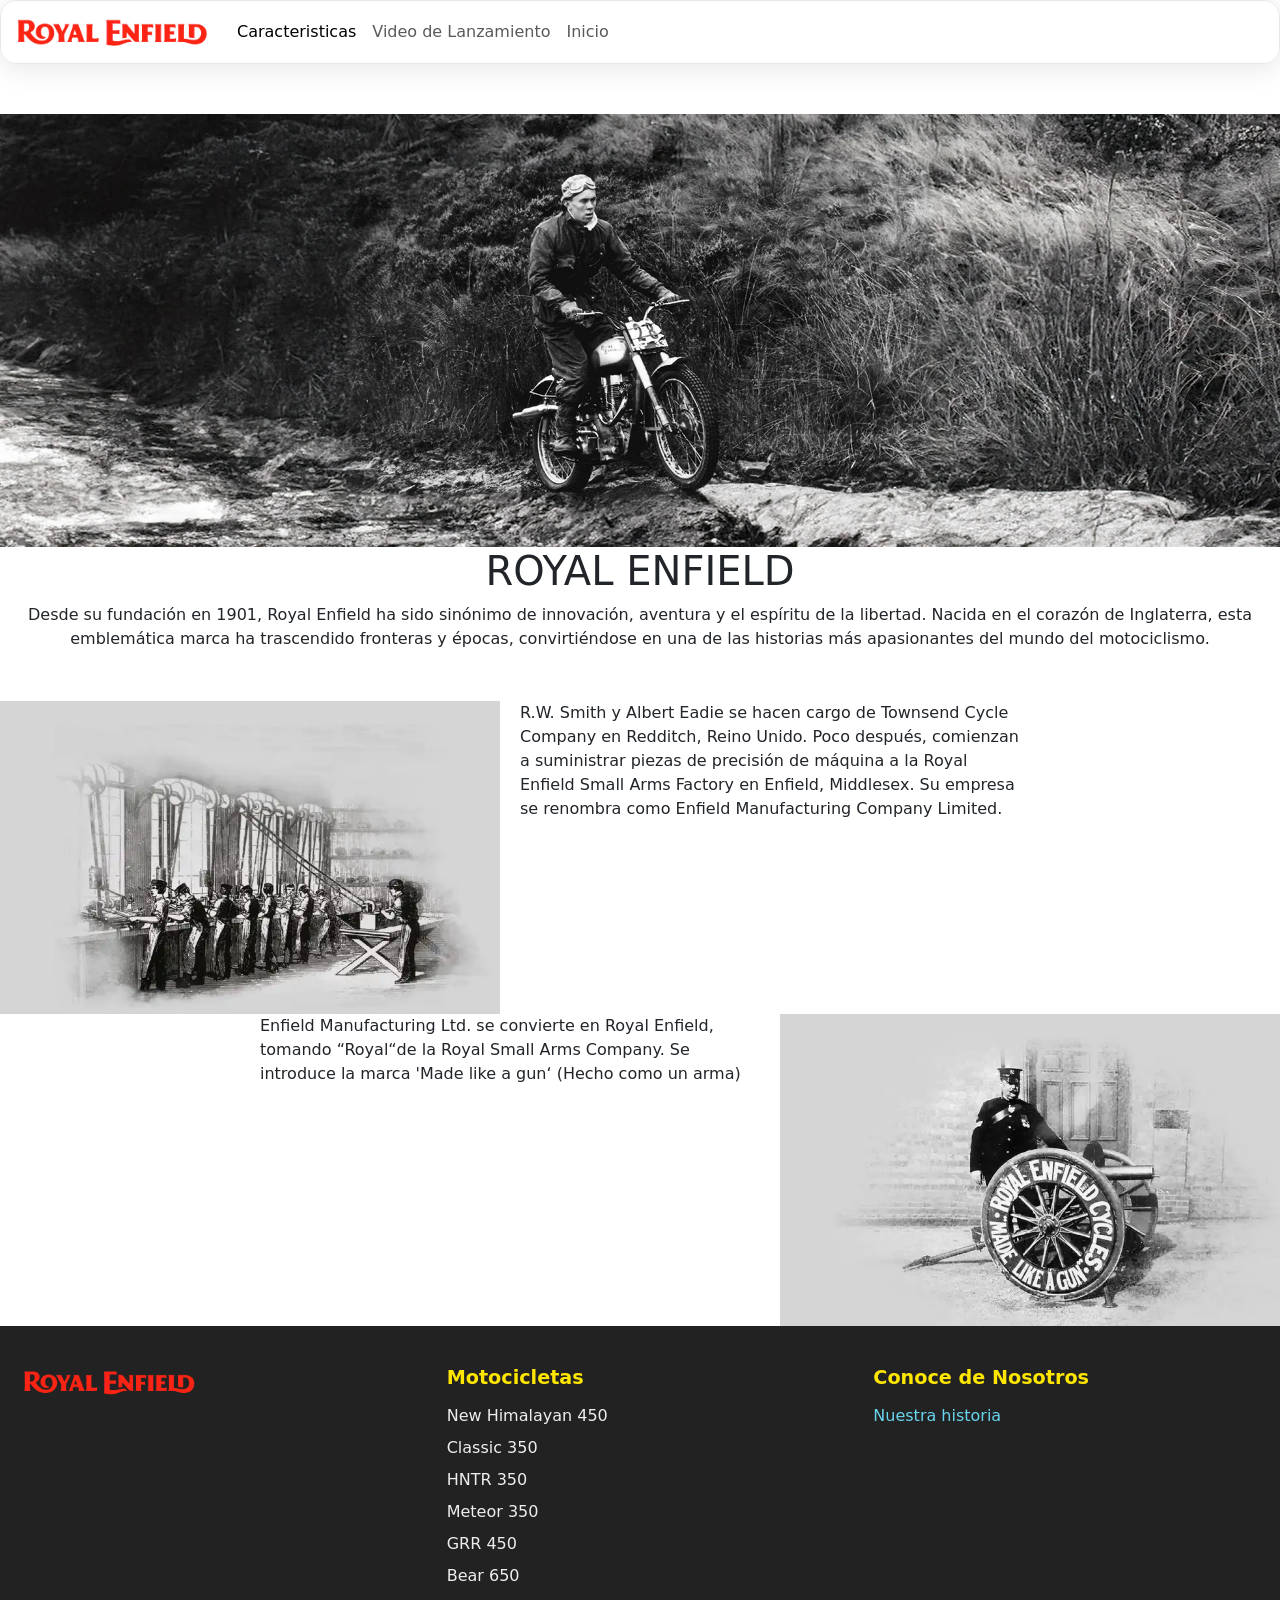
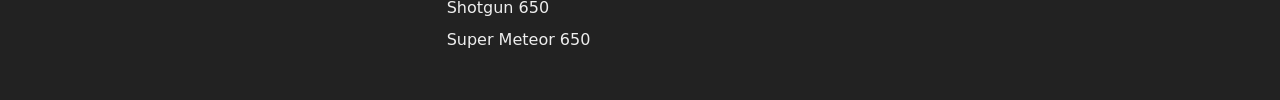
<file: historia.html>
<!DOCTYPE html>
<html lang="en">

<head>
    <meta charset="UTF-8">
    <meta name="viewport" content="width=device-width, initial-scale=1.0">
    <link rel="stylesheet" href="./estilos.css">
    <link href="https://cdn.jsdelivr.net/npm/bootstrap@5.3.8/dist/css/bootstrap.min.css" rel="stylesheet"
        integrity="sha384-sRIl4kxILFvY47J16cr9ZwB07vP4J8+LH7qKQnuqkuIAvNWLzeN8tE5YBujZqJLB" crossorigin="anonymous">
    <title>Document</title>
</head>

<body>

    <header>
        <section>
            <nav class="navbar navbar-expand-lg miNavbar">
                <div class="container-fluid">
                    <a class="navbar-brand" href="/index.html">
                        <img src="/images/logo.webp" alt="Logo, Royal Enfield" width="200px">
                    </a>
                    <button class="navbar-toggler" type="button" data-bs-toggle="collapse"
                        data-bs-target="#navbarSupportedContent" aria-controls="navbarSupportedContent"
                        aria-expanded="false" aria-label="Toggle navigation">
                        <span class="navbar-toggler-icon"></span>
                    </button>
                    <div class="collapse navbar-collapse" id="navbarSupportedContent">
                        <ul class="navbar-nav me-auto mb-2 mb-lg-0">
                            <li class="nav-item">
                                <a class="nav-link active" href="/index.html#caracteristicas">Caracteristicas</a>
                            </li>
                            <li class="nav-item">
                                <a class="nav-link" href="/index.html#videoLanzamiento">Video de Lanzamiento</a>
                            </li>

                            <li class="nav-item">
                                <a class="nav-link" href="/index.html" aria-disabled="true">Inicio</a>
                            </li>
                        </ul>
                    </div>
                </div>
            </nav>
        </section>
    </header>

    <div class="introHistoria">
        <img src="/images/HISTORIA.webp" alt="Historia RE" width="100%">
        <h1>ROYAL ENFIELD</h1>
        <p>
            Desde su fundación en 1901, Royal Enfield ha sido sinónimo de innovación, aventura y el espíritu de la
            libertad. Nacida en el corazón de Inglaterra, esta emblemática marca ha trascendido fronteras y épocas,
            convirtiéndose en una de las historias más apasionantes del mundo del motociclismo.
        </p>

    </div>

    <section class="bloqueHistoria1">
        <div class="historia1"><img src="/images/historia1.webp" alt="" width="500px"></div>
        <div class="historia1 texto"><p>
            R.W. Smith y Albert Eadie se hacen cargo de Townsend Cycle Company en Redditch, Reino Unido. Poco después,
            comienzan a suministrar piezas de precisión de máquina a la Royal Enfield Small Arms Factory en Enfield,
            Middlesex. Su empresa se renombra como Enfield Manufacturing Company Limited.
        </p></div>
    </section>

    <section class="bloqueHistoria2">
        <div class="historia2 texto"><p>
            Enfield Manufacturing Ltd. se convierte en Royal Enfield, tomando “Royal“de la Royal Small Arms Company. Se
            introduce la marca 'Made like a gun‘ (Hecho como un arma)
        </p></div>
        <div class="historia2"><img src="/images/historia2.webp" alt="" width="500px"></div>
        
    </section>







    <footer class="miFooter">
        <div class="footer-container">

            <!-- Columna 1: Logo -->
            <div class="footer-col">
                <img src="/images/logo.webp" alt="Logo Royal Enfield" width="180px">
            </div>

            <!-- Columna 2: Lista de motocicletas -->
            <div class="footer-col">
                <h3>Motocicletas</h3>
                <ul>
                    <li>New Himalayan 450</li>
                    <li>Classic 350</li>
                    <li>HNTR 350</li>
                    <li>Meteor 350</li>
                    <li>GRR 450</li>
                    <li>Bear 650</li>
                    <li>Shotgun 650</li>
                    <li>Super Meteor 650</li>
                </ul>
            </div>

            <!-- Columna 3: Conoce de Nosotros -->
            <div class="footer-col">
                <h3>Conoce de Nosotros</h3>
                <ul>
                    <li><a href="/historia.html">Nuestra historia</a></li>
                </ul>
            </div>

        </div>
    </footer>

    <script src="https://cdn.jsdelivr.net/npm/bootstrap@5.3.8/dist/js/bootstrap.bundle.min.js"
        integrity="sha384-FKyoEForCGlyvwx9Hj09JcYn3nv7wiPVlz7YYwJrWVcXK/BmnVDxM+D2scQbITxI"
        crossorigin="anonymous"></script>

</body>

</html>
</file>
<file: estilos.css>
.miNavbar{
    /* From https://css.glass */
background: rgba(0, 0, 0, 0);
border-radius: 16px;
box-shadow: 0 4px 30px rgba(0, 0, 0, 0.1);
backdrop-filter: blur(17.5px);
-webkit-backdrop-filter: blur(17.5px);
border: 1px solid rgba(0, 0, 0, 0.09);
}

.container {
    display: grid;
    grid-template-columns: repeat(3, 1fr); 
    gap: 20px; /* espacio entre columnas */
    align-items: start;
    margin: 0; 
    margin-top: 100px;
    padding: 0; 
}

.tituloBanner{
    position: absolute;
    top: 10%;
    left: 15%;
    transform: translateX(-50%);
    color: white;
    font-size: 60px;
}

.cta{
    background-color: #101111;
    color: rgb(255, 230, 0);
    text-align: center;
    padding: 10px 10px;
    margin-top: 50px;
    max-width: 600px;
    margin: 100px auto;
    border-radius: 15px;
}

.cta h2{
    font-size: 60px;
    margin-bottom: 10px;
}

.carouselSlide{
    width: 100%;
    height: 100vh;
}

.carousel-item img{
    width: 100%;
    height: 100%;
    object-fit: cover;
}

.videoLanzamiento{
    display: flex;
    justify-content: center;
    margin: 40px 0;
}

.videoLanzamiento iframe {
    width: 100%;      
    max-width: 800px;  
    height: 450px; 
    border-radius: 10px; 
}

.especificacion{
    display: grid;
    grid-template-columns: repeat(2, 1fr); 
    gap: 50px;
    align-items: start;
    margin: 50px auto; 
    margin-top: 50px;
    padding: 0; 
    max-width: 1200px;
}

.miFooter {
    background-color: #222;   /* fondo oscuro */
    color: #eee;              /* texto claro */
    padding: 40px 20px;
}

.footer-container {
    display: grid;
    grid-template-columns: repeat(3, 1fr); /* 3 columnas iguales */
    gap: 40px;
    align-items: start;
}

.footer-col h3 {

    margin-bottom: 15px;
    font-size: 1.2rem;
    font-weight: bold;
    color: rgb(255, 230, 0);
}

.footer-col ul {
    list-style: none;
    padding: 0;
    margin: 0;
}

.footer-col ul li {
    margin-bottom: 8px;
}

.footer-col a {
    color: #69D4EE;   /* color del link */
    text-decoration: none;
}

.footer-col a:hover {
    text-decoration: underline;

}

.introHistoria{

    margin: 50px auto;
    text-align: center;
}

.bloqueHistoria1 {
  display: flex;
  gap: 20px; /* espacio entre columnas */
  align-items: flex-start;
}

.historia1 img {
  height: auto;
}

.historia1.texto {
  max-width: 500px;
}

.bloqueHistoria2 {
  display: flex;
  justify-content: flex-end; /* empuja todo el contenido hacia la derecha */
  gap: 20px;                 /* espacio entre imagen y texto */
  align-items: flex-start;
}

.historia2 img {
  height: auto;
}

.historia2.texto {
  max-width: 500px;   /* limita el ancho del párrafo */
  margin-left: 20px;  /* margen extra a la izquierda del texto */
}

body {
  background-color: #c70b0b; /* color de fondo */
}
</file>
